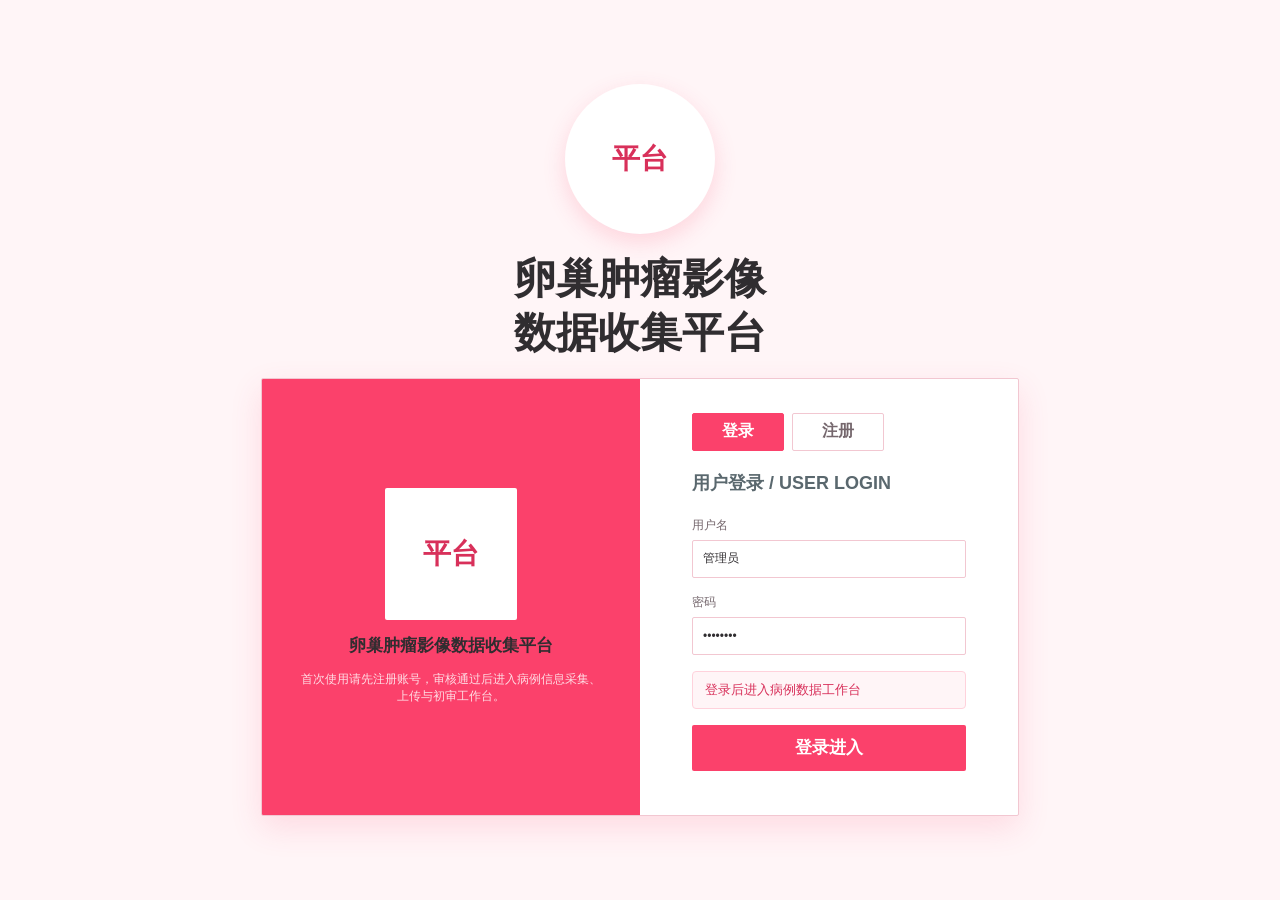
<file: index.html>
<!doctype html>
<html lang="zh-CN">
  <head>
    <meta charset="UTF-8" />
    <meta name="viewport" content="width=device-width, initial-scale=1.0" />
    <title>卵巢肿瘤影像数据平台</title>
    <link rel="stylesheet" href="./styles.css" />
  </head>
  <body class="app-locked">
    <section class="auth-gate" id="authGate" aria-label="登录注册">
      <main class="login-page">
        <section class="login-hero">
          <div class="platform-seal" aria-hidden="true">平台</div>
          <h1>卵巢肿瘤影像<br />数据收集平台</h1>
          <div class="login-card">
            <div class="login-brand-panel">
              <div class="login-logo text-logo" aria-hidden="true">平台</div>
              <strong>卵巢肿瘤影像数据收集平台</strong>
              <span>首次使用请先注册账号，审核通过后进入病例信息采集、上传与初审工作台。</span>
            </div>
            <div class="auth-forms">
              <div class="auth-switch" role="tablist" aria-label="账号入口">
                <button class="active" data-auth-view="login" type="button">登录</button>
                <button data-auth-view="register" type="button">注册</button>
              </div>
              <form class="login-form auth-form active" id="authLoginForm">
                <h2>用户登录 / USER LOGIN</h2>
                <label>用户名<input name="username" value="管理员" autocomplete="username" /></label>
                <label>密码<input name="password" value="12345678" type="password" autocomplete="current-password" /></label>
                <div class="login-warning">登录后进入病例数据工作台</div>
                <button class="primary login-submit" type="submit">登录进入</button>
              </form>
              <form class="login-form auth-form" id="authRegisterForm">
                <h2>用户注册 / USER REGISTER</h2>
                <label>联系人<input required placeholder="请输入联系人" autocomplete="name" /></label>
                <label>手机号<input required placeholder="请输入手机号" autocomplete="tel" /></label>
                <label>所属机构<select required><option>牵头中心</option><option>协作中心</option><option>区域分中心</option></select></label>
                <label>设置密码<input required type="password" placeholder="请输入密码" autocomplete="new-password" /></label>
                <div class="login-warning">演示原型：提交注册后进入平台</div>
                <button class="primary login-submit" type="submit">注册并进入</button>
              </form>
            </div>
          </div>
        </section>
      </main>
    </section>

    <div class="app-shell">
      <aside class="sidebar">
        <div class="brand">
          <div class="brand-logo text-logo" aria-hidden="true">平台</div>
          <div>
            <strong>影像数据平台</strong>
            <span>医学影像数据收集平台</span>
          </div>
        </div>
        <nav class="nav-list" aria-label="主导航">
          <button class="nav-item active" data-panel="homePanel" type="button">首页</button>
          <button class="nav-item" data-panel="reviewPanel" type="button">数据初审</button>
          <button class="nav-item" data-panel="casePanel" type="button">病例查看</button>
          <button class="nav-item" data-panel="uploadPanel" type="button">影像质控</button>
          <button class="nav-item" data-panel="reportPanel" type="button">报告管理</button>
          <button class="nav-item" data-panel="configPanel" type="button">系统配置</button>
        </nav>
        <div class="sidebar-note">
          <span>当前账号</span>
          <strong>管理员 · 初审员</strong>
        </div>
      </aside>

      <main class="main">
        <header class="topbar">
          <div class="top-title">
            <div class="top-logo text-logo" aria-hidden="true">平台</div>
            <div>
              <p class="eyebrow">医学影像数据采集</p>
              <h1>卵巢肿瘤病例信息采集与资料审核</h1>
            </div>
          </div>
          <div class="top-actions">
            <button class="plain-action" data-action="export" title="导出数据" type="button">导出</button>
            <button class="plain-action" data-action="messages" title="消息提醒" type="button">消息</button>
            <button class="primary small" data-action="new-case" type="button">新建病例</button>
            <button class="plain-action" data-action="logout" title="退出登录" type="button">退出</button>
          </div>
        </header>

        <section class="view-panel active" id="homePanel">
          <section class="site-home">
            <div class="site-header">
              <div class="site-brand">
                <div class="site-brand-mark text-logo" aria-hidden="true">平台</div>
                <div>
                  <strong>卵巢肿瘤影像数据平台</strong>
                  <span>Multicenter Ovarian Tumor Imaging Data Platform</span>
                </div>
              </div>
              <nav class="site-nav" aria-label="首页导航">
                <button data-panel="homePanel" type="button">首页</button>
                <button data-panel="reviewPanel" type="button">数据初审</button>
                <button data-panel="casePanel" data-tab-jump="ultrasound" type="button">图像上传</button>
                <button data-panel="reportPanel" type="button">报告管理</button>
                <button data-panel="configPanel" type="button">系统配置</button>
              </nav>
            </div>

            <div class="hero-carousel project-hero" aria-label="平台首页">
              <div class="hero-overlay">
                <p>医学影像数据采集</p>
                <h2>卵巢肿瘤影像数据收集平台</h2>
                <span>病例信息填写、超声图像上传、报告归档、初审入库一体化管理</span>
                <div class="hero-actions">
                  <button class="primary" data-panel="reviewPanel" type="button">进入数据初审</button>
                  <button class="ghost light" data-panel="casePanel" data-tab-jump="ultrasound" type="button">上传病例资料</button>
                </div>
              </div>
            </div>

            <div class="home-sections">
              <section class="home-block framework-block">
                <div class="home-title"><i></i><h2>工作提醒与信息更新</h2></div>
                <div class="framework-grid home-task-grid">
                  <article data-panel="reviewPanel"><strong>待初审病例</strong><span id="homePendingReview">0 条</span><button class="ghost light" data-panel="reviewPanel" type="button">前往审核</button></article>
                  <article data-panel="uploadPanel"><strong>待影像质控</strong><span id="homePendingQc">0 份</span><button class="ghost light" data-panel="uploadPanel" type="button">前往质控</button></article>
                  <article data-panel="reportPanel"><strong>资料待补充</strong><span id="homeMissingReports">0 例</span><button class="ghost light" data-panel="reportPanel" type="button">前往查看</button></article>
                  <article data-action="messages"><strong>消息提示</strong><span id="homeMessageHint">今日暂无新消息</span><button class="ghost light" data-action="messages" type="button">查看消息</button></article>
                </div>
              </section>
            </div>
          </section>
        </section>

        <section class="view-panel" id="reviewPanel">
          <section class="flow-guide" aria-label="操作流程">
            <button data-panel="reviewPanel" type="button"><strong>1</strong><span>选择病例数据</span></button>
            <button data-panel="casePanel" data-tab-jump="ultrasound" type="button"><strong>2</strong><span>上传图像资料</span></button>
            <button data-panel="reportPanel" type="button"><strong>3</strong><span>补充报告材料</span></button>
            <button data-panel="uploadPanel" type="button"><strong>4</strong><span>影像质控</span></button>
            <button data-panel="reportPanel" data-action="export-ledger" type="button"><strong>5</strong><span>导出台账</span></button>
          </section>

          <section class="status-strip" aria-label="数据状态">
            <button class="status-card active" data-status="待初审" type="button"><span>待初审</span><strong>0</strong></button>
            <button class="status-card" data-status="初审中" type="button"><span>初审中</span><strong>0</strong></button>
            <button class="status-card" data-status="待复审" type="button"><span>待复审</span><strong>0</strong></button>
            <button class="status-card" data-status="退审中" type="button"><span>退审中</span><strong>0</strong></button>
            <button class="status-card" data-status="不认可数据" type="button"><span>不认可数据</span><strong>0</strong></button>
            <button class="status-card" data-status="作废数据" type="button"><span>作废数据</span><strong>0</strong></button>
            <button class="status-card" data-status="已入库" type="button"><span>已入库</span><strong>0</strong></button>
            <button class="status-card" data-status="已支付" type="button"><span>已支付</span><strong>0</strong></button>
          </section>

          <section class="filter-bar" aria-label="筛选条件">
            <label>检查部位<select id="partFilter"><option>全部</option><option selected>卵巢</option><option>附件区</option><option>盆腔</option></select></label>
            <label>上传机构<select id="orgFilter"><option>全部</option><option selected>牵头中心</option><option>协作中心</option><option>区域分中心</option></select></label>
            <label>是否隐藏<select id="hiddenFilter"><option>全部</option><option selected>未隐藏</option><option>已隐藏</option></select></label>
            <label class="search-field">关键词<input id="keywordInput" placeholder="编号 / 诊断 / 机构" /></label>
            <button class="primary" id="queryButton" type="button">查询</button>
            <button class="ghost" id="resetButton" type="button">重置</button>
          </section>
          <div class="query-summary" id="querySummary" hidden></div>

          <section class="panel">
            <div class="panel-head">
              <div>
                <h2>病例列表</h2>
              </div>
              <div class="panel-actions">
                <span id="selectedCount">已选 0 条</span>
                <button class="ghost" data-action="batch-export" type="button">批量导出</button>
                <button class="primary" data-action="batch-store" type="button">批量入库</button>
              </div>
            </div>
            <div class="table-wrap">
              <table>
                <thead>
                  <tr>
                    <th><input id="selectAllCases" type="checkbox" aria-label="全选病例" /></th>
                    <th>编号</th>
                    <th>病例</th>
                    <th>年龄</th>
                    <th>机构</th>
                    <th>检查部位</th>
                    <th>诊断</th>
                    <th>资料完整度</th>
                    <th>状态</th>
                    <th>操作</th>
                  </tr>
                </thead>
                <tbody id="caseRows"></tbody>
              </table>
            </div>
          </section>
        </section>

        <section class="view-panel" id="casePanel">
          <section class="panel detail-panel" id="caseDetail">
            <div class="panel-head compact">
              <div>
                <h2 id="detailTitle">CASE-2026-001</h2>
                <p id="detailMeta">牵头中心 · 卵巢 · 待初审</p>
              </div>
              <div class="case-selector">
                <label>选择病例<select id="caseSelector" aria-label="选择病例查看详情"></select></label>
              </div>
            </div>

            <div class="patient-card">
              <div><span>病例标识</span><strong id="patientName">病例一</strong></div>
              <div><span>年龄</span><strong id="patientAge">43</strong></div>
              <div><span>病理结果</span><strong id="patientDiagnosis">卵巢囊性包块复查</strong></div>
              <div><span>入库进度</span><strong id="patientProgress">65%</strong></div>
            </div>

            <div class="tabs" role="tablist" aria-label="病例详情">
              <button class="tab active" data-tab="history" type="button">病史</button>
              <button class="tab" data-tab="ultrasound" type="button">超声图像</button>
              <button class="tab" data-tab="lab" type="button">检验结果</button>
              <button class="tab" data-tab="pathology" type="button">病理报告</button>
              <button class="tab" data-tab="ct" type="button">CT / MRI / 核医学</button>
              <button class="tab" data-tab="followup" type="button">随访结果</button>
              <button class="tab" data-tab="other" type="button">其他</button>
            </div>

            <div class="tab-content active" id="history">
              <div class="tab-toolbar">
                <strong>病史资料</strong>
                <button class="upload-button" data-upload="病史" data-category="history" type="button">上传病史附件</button>
              </div>
              <div class="module-heading">基本信息</div>
              <div class="form-grid compact-fields">
                <label>机构编号<input value="CENTER" /></label>
                <label>机构名称<input value="牵头中心" /></label>
                <label>病例编号<input value="CASE-2026-001" /></label>
                <label>检查时间<input type="date" value="2026-07-09" /></label>
                <label class="full">超声仪器品牌及型号<input value="GE Voluson E10" /></label>
              </div>
              <div class="module-heading">临床信息</div>
              <div class="form-grid">
                <label>年龄<input value="46" placeholder="岁" /></label>
                <label>BMI<input value="23.6" /></label>
                <label>主诉<textarea>发现盆腔包块 2 周，伴下腹隐痛。</textarea></label>
                <label>既往史<textarea>无重大手术史，无药物过敏史。</textarea></label>
                <label>临床诊断<textarea>卵巢占位性质待查。</textarea></label>
                <label class="full">卵巢肿瘤既往手术史及放化疗史<textarea>无。如有，填写手术方式、时间、放疗/化疗方案及疗程。</textarea></label>
              </div>
              <div class="nested-section">
                <h3>月经婚育史</h3>
                <div class="field-row three">
                  <label>初潮年龄<input value="13" placeholder="岁" /></label>
                  <label>孕次 G<input value="2" /></label>
                  <label>产次 P<input value="1" /></label>
                </div>
                <div class="field-row four">
                  <label>本次检查是否绝经<select><option>否</option><option>是</option></select></label>
                  <label>绝经年龄<input placeholder="岁" /></label>
                  <label>月经周期<input value="28" placeholder="天" /></label>
                  <label>经期<input value="5" placeholder="天" /></label>
                </div>
                <div class="field-row three">
                  <label>末次月经<input type="date" /></label>
                  <label>本次检查是否为妊娠期<select><option>否</option><option>是</option></select></label>
                  <label>子宫内膜厚<input value="8" placeholder="mm" /></label>
                </div>
              </div>
              <div class="nested-section">
                <h3>家族史</h3>
                <div class="family-grid">
                  <div class="family-card">
                    <label>一级亲属中卵巢癌患者<input value="0" placeholder="例" /></label>
                    <div class="check-row"><label><input type="checkbox" /> 母亲</label><label><input type="checkbox" /> 姐妹</label><label><input type="checkbox" /> 女儿</label></div>
                  </div>
                  <div class="family-card">
                    <label>一级亲属中乳腺癌患者<input value="0" placeholder="例" /></label>
                    <div class="check-row"><label><input type="checkbox" /> 母亲</label><label><input type="checkbox" /> 父亲</label><label><input type="checkbox" /> 姐妹</label><label><input type="checkbox" /> 兄弟</label><label><input type="checkbox" /> 女儿</label><label><input type="checkbox" /> 儿子</label></div>
                  </div>
                  <div class="family-card full">
                    <label>一级亲属中遗传性非息肉病性结直肠癌患者<input value="0" placeholder="例" /></label>
                    <div class="check-row"><label><input type="checkbox" /> 母亲</label><label><input type="checkbox" /> 父亲</label><label><input type="checkbox" /> 姐妹</label><label><input type="checkbox" /> 兄弟</label><label><input type="checkbox" /> 女儿</label><label><input type="checkbox" /> 儿子</label></div>
                  </div>
                </div>
              </div>
            </div>

            <div class="tab-content" id="ultrasound">
              <div class="tab-toolbar">
                <strong id="scanTitle">灰阶超声</strong>
                <button class="upload-button" data-upload="超声图像" data-scan="gray" type="button">上传超声图像</button>
              </div>
              <div class="media-tabs">
                <button class="mini-tab active" data-scan="gray" type="button">灰阶超声</button>
                <button class="mini-tab" data-scan="color" type="button">彩色多普勒超声</button>
                <button class="mini-tab" data-scan="spectrum" type="button">频谱多普勒超声</button>
                <button class="mini-tab" data-scan="threeD" type="button">三维超声</button>
                <button class="mini-tab" data-scan="contrast" type="button">超声造影</button>
                <button class="mini-tab" data-scan="elastography" type="button">弹性成像</button>
              </div>
              <div class="scan-note" id="scanNote">支持 JPEG、JPG、PNG、DICOM/DCM、AVI；DICOM/DCM 自动转换 JPG 预览，AVI 作为动态视频归档。</div>
              <div class="ultrasound-meta">
                <label>超声医生<input value="王医生" /></label>
                <label>职称<input value="副主任医师" /></label>
                <label>工作年限<input value="12 年" /></label>
                <label>O-RADS 分级<select><option>0</option><option>1</option><option>2</option><option selected>3</option><option>4</option><option>5</option></select></label>
                <label class="full">超声报告<textarea>记录病灶部位、大小、囊实性、血流、乳头状突起、腹水等检查所见。</textarea></label>
              </div>
              <div class="upload-zone" id="uploadZone">
                <div>
                  <strong>拖拽文件到此处</strong>
                  <span>或点击右侧按钮选择文件，系统按当前超声分类归档。</span>
                </div>
                <input id="fileInput" type="file" multiple accept=".jpg,.jpeg,.png,.dcm,.dicom,.avi,image/jpeg,image/png,application/dicom,video/avi,video/x-msvideo" />
                <button class="primary" type="button" id="pickFiles">选择文件</button>
              </div>
              <div class="image-grid" id="imageGrid">
                <div class="empty-state scan-empty">当前库暂无超声图像，请点击上传。</div>
              </div>
            </div>

            <div class="tab-content" id="lab">
              <div class="tab-toolbar">
                <strong>检验结果 - 肿瘤标志物</strong>
                <button class="upload-button" data-upload="检验结果" data-category="lab" type="button">上传检验结果</button>
              </div>
              <div class="marker-grid">
                <label>CA125<input value="56.8" /><em>U/ml</em></label>
                <label>HE4<input value="92.1" /><em>pmol/L</em></label>
                <label>AFP<input /><em>ng/ml</em></label>
                <label>CEA<input /><em>ng/ml</em></label>
                <label>CA199<input /><em>U/ml</em></label>
                <label>CA153<input /><em>U/ml</em></label>
                <label>SCC<input /><em>μg/L</em></label>
              </div>
              <div class="upload-list report-files" id="labFiles"></div>
            </div>

            <div class="tab-content" id="pathology">
              <div class="tab-toolbar">
                <strong>病理报告</strong>
                <button class="upload-button" data-upload="病理报告" data-category="pathology" type="button">上传病理报告</button>
              </div>
              <div class="pathology-grid">
                <label>手术侧别<select><option>左侧</option><option>右侧</option><option>双侧</option></select></label>
                <label>肿瘤大小<input placeholder="cm × cm × cm" /></label>
                <label>囊实性<input placeholder="囊性 / 实性 / 囊实性" /></label>
                <label>形态<input placeholder="规则 / 不规则 / 乳头状等" /></label>
                <label>良恶性<select><option>良性</option><option>交界性</option><option>恶性</option></select></label>
                <label>组织来源<select><option>上皮源性</option><option>性索间质来源</option><option>生殖细胞来源</option><option>转移</option><option>其他</option></select></label>
                <label>FIGO 分期<input placeholder="如 IA / IC / IIIC" /></label>
                <label>基因检测<input placeholder="BRCA、HRD" /></label>
                <label class="full">术后病理诊断（包含免疫组化）<textarea>填写术后病理诊断、免疫组化结果及关键结论。</textarea></label>
              </div>
              <div class="upload-list report-files" id="pathologyFiles"></div>
            </div>

            <div class="tab-content" id="ct">
              <div class="tab-toolbar">
                <strong>CT / MRI / 核医学</strong>
                <button class="upload-button" data-upload="CT / MRI / 核医学" data-category="ct" type="button">上传影像报告</button>
              </div>
              <div class="empty-state">CT、MRI、核医学报告按独立页签归档，支持报告文字和附件上传。</div>
              <div class="upload-list report-files" id="ctFiles"></div>
            </div>

            <div class="tab-content" id="followup">
              <div class="tab-toolbar">
                <strong>随访结果</strong>
                <button class="upload-button" data-upload="随访资料" data-category="followup" type="button">上传随访资料</button>
              </div>
              <div class="followup-note">随访内容可在病例提交后再次编辑，支持补充实验室检查、超声信息和检查提示。</div>
              <div class="form-grid">
                <label>随访时间<input type="date" /></label>
                <label>实验室检查日期<input type="date" /></label>
                <label>CA125<input placeholder="U/ml" /></label>
                <label>HE4<input placeholder="pmol/L" /></label>
                <label>AFP<input placeholder="ng/ml" /></label>
                <label>CEA<input placeholder="ng/ml" /></label>
                <label>CA199<input placeholder="U/ml" /></label>
                <label>CA153<input placeholder="U/ml" /></label>
                <label>SCC<input placeholder="μg/L" /></label>
                <label>超声检查时间<input type="date" /></label>
                <label>检查所见<textarea>填写复查超声所见。</textarea></label>
                <label>检查提示<textarea>填写复查提示及处理建议。</textarea></label>
              </div>
              <div class="upload-list report-files" id="followupFiles"></div>
            </div>

            <div class="tab-content" id="other">
              <div class="tab-toolbar">
                <strong>其他资料</strong>
                <button class="upload-button" data-upload="其他资料" data-category="other" type="button">上传其他资料</button>
              </div>
              <div class="empty-state">用于上传知情同意、外院补充资料、随访材料及备注。</div>
              <div class="upload-list report-files" id="otherFiles"></div>
            </div>

            <footer class="review-bar">
              <button class="danger" data-review="退审中" type="button">退审</button>
              <button class="ghost" data-review="不认可数据" type="button">标记不认可</button>
              <button class="ghost" data-review="作废数据" type="button">作废数据</button>
              <button class="primary" data-review="已入库" type="button">初审通过</button>
            </footer>
          </section>
        </section>

        <section class="view-panel" id="uploadPanel">
          <section class="panel">
            <div class="panel-head">
              <div>
                <h2>影像质控与入库</h2>
                <p>集中核查病例影像分类、DICOM转换、待审核数量和入库状态。</p>
              </div>
              <div class="case-selector">
                <label>选择病例<select id="uploadCaseSelector" aria-label="选择病例质控图像"></select></label>
              </div>
            </div>
            <div class="rule-grid image-qc-grid">
              <article class="rule-card"><strong>灰阶超声</strong><span id="qcGrayCount">0 份</span><em id="qcGrayStatus">待补充</em></article>
              <article class="rule-card"><strong>彩色多普勒超声</strong><span id="qcColorCount">0 份</span><em id="qcColorStatus">待补充</em></article>
              <article class="rule-card"><strong>频谱多普勒超声</strong><span id="qcSpectrumCount">0 份</span><em id="qcSpectrumStatus">待补充</em></article>
              <article class="rule-card"><strong>三维超声</strong><span id="qcThreeDCount">0 份</span><em id="qcThreeDStatus">待补充</em></article>
              <article class="rule-card"><strong>超声造影</strong><span id="qcContrastCount">0 份</span><em id="qcContrastStatus">待补充</em></article>
              <article class="rule-card"><strong>弹性成像</strong><span id="qcElastographyCount">0 份</span><em id="qcElastographyStatus">待补充</em></article>
            </div>
            <div class="report-summary-card image-qc-summary">
              <div><span>影像总数</span><strong id="qcImageTotal">0 份</strong></div>
              <div><span>待审核影像</span><strong id="qcPendingTotal">0 份</strong></div>
              <div><span>DICOM转换</span><strong id="qcDicomTotal">0 份</strong></div>
            </div>
            <div class="upload-library">
              <div class="panel-head compact">
                <div>
                  <h2>当前病例影像质控清单</h2>
                  <p id="uploadLibraryMeta">CASE-2026-001 · 病例一 · 0 份资料</p>
                </div>
                <div class="panel-actions">
                  <button class="ghost" data-action="open-case-upload" type="button">进入病例上传</button>
                  <button class="primary" data-action="store-current" type="button">影像入库</button>
                </div>
              </div>
              <div class="upload-list" id="uploadList"></div>
            </div>
            <footer class="review-bar">
              <button class="danger" data-review="退审中" type="button">退审</button>
              <button class="ghost" data-review="不认可数据" type="button">标记不认可</button>
              <button class="ghost" data-review="作废数据" type="button">作废数据</button>
              <button class="primary" data-review="已入库" type="button">初审通过</button>
            </footer>
          </section>
        </section>

        <section class="view-panel" id="reportPanel">
          <section class="panel">
            <div class="panel-head">
              <div>
                <h2>报告管理</h2>
                <p>按病例汇总已上传资料并导出简明报告。</p>
              </div>
              <div class="panel-actions">
                <button class="primary" data-action="export-patient-report" type="button">按病例导出报告</button>
                <button class="ghost" data-action="export-ledger" type="button">导出完整性台账</button>
              </div>
            </div>
            <div class="report-summary-card">
              <label>选择病例<select id="reportCaseSelector" aria-label="选择病例查看报告"></select></label>
              <div><span>当前病例上传总数</span><strong id="reportTotalCount">0 份</strong></div>
              <div><span>报告范围</span><strong>病史、检验、病理、影像、随访、其他</strong></div>
            </div>
            <div class="report-matrix">
              <div class="matrix-row matrix-head"><span>资料类型</span><span>当前状态</span><span>文件数</span><span>最近上传</span></div>
              <div class="matrix-row"><span>病史</span><span id="historyStatus" class="warn">待补充</span><span id="historyCount">0 份</span><span id="historyLatest">-</span></div>
              <div class="matrix-row"><span>超声图像</span><span id="ultrasoundStatus" class="warn">待补充</span><span id="ultrasoundCount">0 份</span><span id="ultrasoundLatest">-</span></div>
              <div class="matrix-row"><span>检验结果</span><span id="labStatus" class="warn">待补充</span><span id="labCount">0 份</span><span id="labLatest">-</span></div>
              <div class="matrix-row"><span>病理报告</span><span id="pathologyStatus" class="warn">待补充</span><span id="pathologyCount">0 份</span><span id="pathologyLatest">-</span></div>
              <div class="matrix-row"><span>CT / MRI / 核医学</span><span id="ctStatus" class="warn">待补充</span><span id="ctCount">0 份</span><span id="ctLatest">-</span></div>
              <div class="matrix-row"><span>随访结果</span><span id="followupStatus" class="warn">待补充</span><span id="followupCount">0 份</span><span id="followupLatest">-</span></div>
              <div class="matrix-row"><span>其他</span><span id="otherStatus" class="warn">待补充</span><span id="otherCount">0 份</span><span id="otherLatest">-</span></div>
            </div>
            <div class="upload-library">
              <div class="panel-head compact">
                <div>
                  <h2>当前病例资料清单</h2>
                  <p id="reportPatientSummary">选择病例后显示其所有已上传资料。</p>
                </div>
              </div>
              <div class="upload-list" id="reportAllFiles"></div>
            </div>
            <footer class="review-bar">
              <button class="danger" data-review="退审中" type="button">退审</button>
              <button class="ghost" data-review="不认可数据" type="button">标记不认可</button>
              <button class="ghost" data-review="作废数据" type="button">作废数据</button>
              <button class="primary" data-review="已入库" type="button">初审通过</button>
            </footer>
          </section>
        </section>

        <section class="view-panel" id="configPanel">
          <section class="panel">
            <div class="panel-head">
              <div>
                <h2>系统配置</h2>
                <p>面向管理员配置字段、机构、审核权限和上传规则。</p>
              </div>
              <button class="primary" type="button">保存配置</button>
            </div>
            <div class="admin-grid">
              <article class="admin-card">
                <h3>字段配置</h3>
                <label><input type="checkbox" checked /> 病史四项为必填</label>
                <label><input type="checkbox" checked /> 超声图像至少上传一类</label>
                <label><input type="checkbox" /> CT / MRI / 核医学设为必填</label>
              </article>
              <article class="admin-card">
                <h3>机构管理</h3>
                <label>默认上传机构<select><option>牵头中心</option><option>协作中心</option><option>区域分中心</option></select></label>
                <label>检查部位<select><option>卵巢</option><option>附件区</option><option>盆腔</option></select></label>
              </article>
              <article class="admin-card">
                <h3>审核角色</h3>
                <label><input type="checkbox" checked /> 初审员可退审</label>
                <label><input type="checkbox" checked /> 复审员可入库</label>
                <label><input type="checkbox" checked /> 财务角色可标记已支付</label>
              </article>
            </div>
          </section>
        </section>
      </main>
    </div>

    <div class="modal-backdrop" id="modalBackdrop" hidden>
      <section class="modal" role="dialog" aria-modal="true" aria-labelledby="modalTitle">
        <div class="modal-head">
          <h2 id="modalTitle">新建病例</h2>
          <button class="modal-close" type="button" aria-label="关闭">×</button>
        </div>
        <div class="modal-body" id="modalBody"></div>
      </section>
    </div>

    <script src="./script.js"></script>
  </body>
</html>
</file>
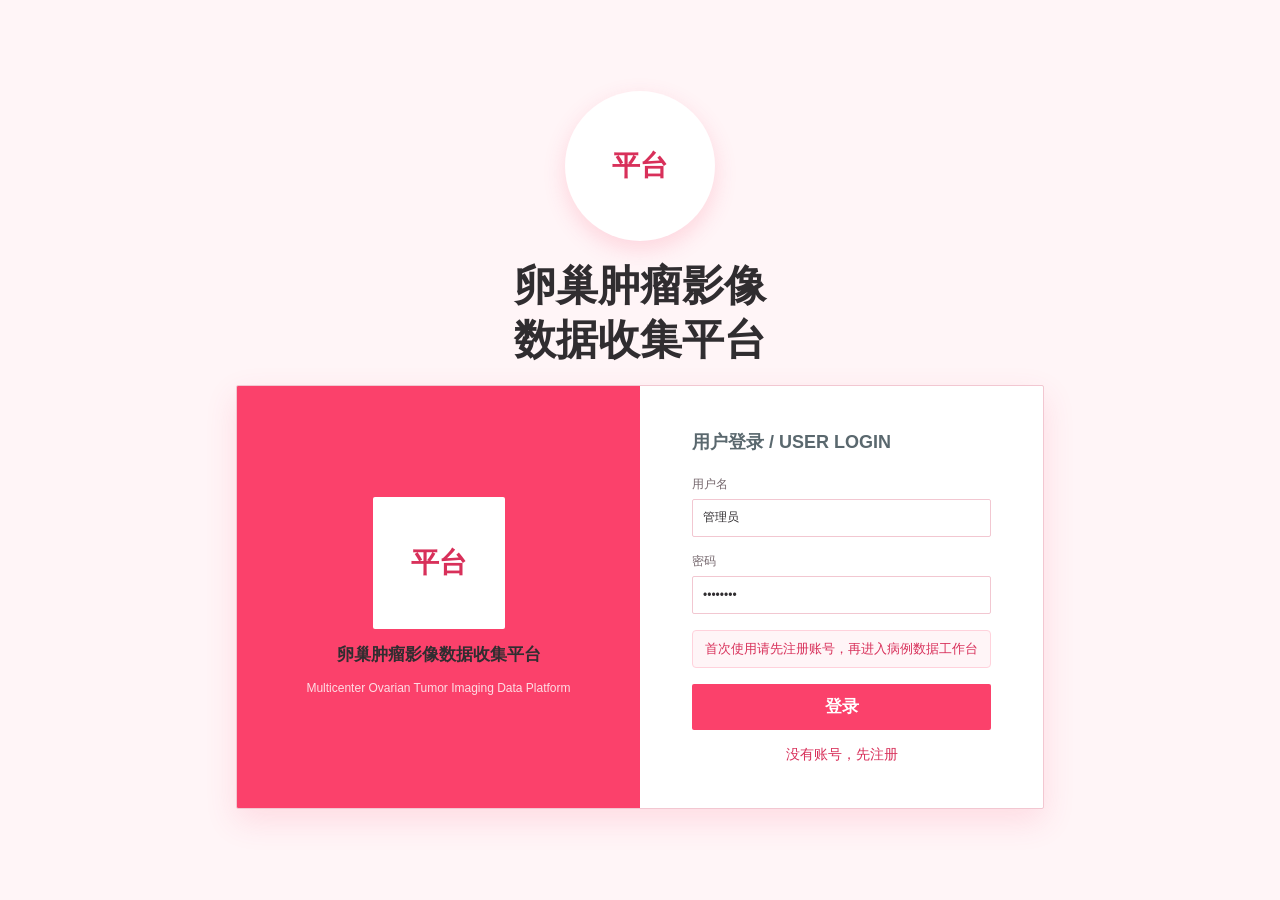
<file: login.html>
<!doctype html>
<html lang="zh-CN">
  <head>
    <meta charset="UTF-8" />
    <meta name="viewport" content="width=device-width, initial-scale=1.0" />
    <title>多中心数据收集平台登录</title>
    <link rel="stylesheet" href="./styles.css" />
  </head>
  <body class="login-body">
    <main class="login-page">
      <section class="login-hero" aria-label="平台登录">
        <div class="platform-seal" aria-hidden="true">平台</div>
        <h1>卵巢肿瘤影像<br />数据收集平台</h1>
        <div class="login-card">
          <div class="login-brand-panel">
            <div class="login-logo text-logo" aria-hidden="true">平台</div>
            <strong>卵巢肿瘤影像数据收集平台</strong>
            <span>Multicenter Ovarian Tumor Imaging Data Platform</span>
          </div>
          <form class="login-form" action="./index.html?authed=1">
            <h2>用户登录 / USER LOGIN</h2>
            <label>
              用户名
              <input name="username" value="管理员" autocomplete="username" />
            </label>
            <label>
              密码
              <input name="password" value="12345678" type="password" autocomplete="current-password" />
            </label>
            <div class="login-warning">首次使用请先注册账号，再进入病例数据工作台</div>
            <button class="primary login-submit" type="submit">登录</button>
            <a class="form-link" href="./register.html">没有账号，先注册</a>
          </form>
        </div>
      </section>
    </main>
  </body>
</html>
</file>
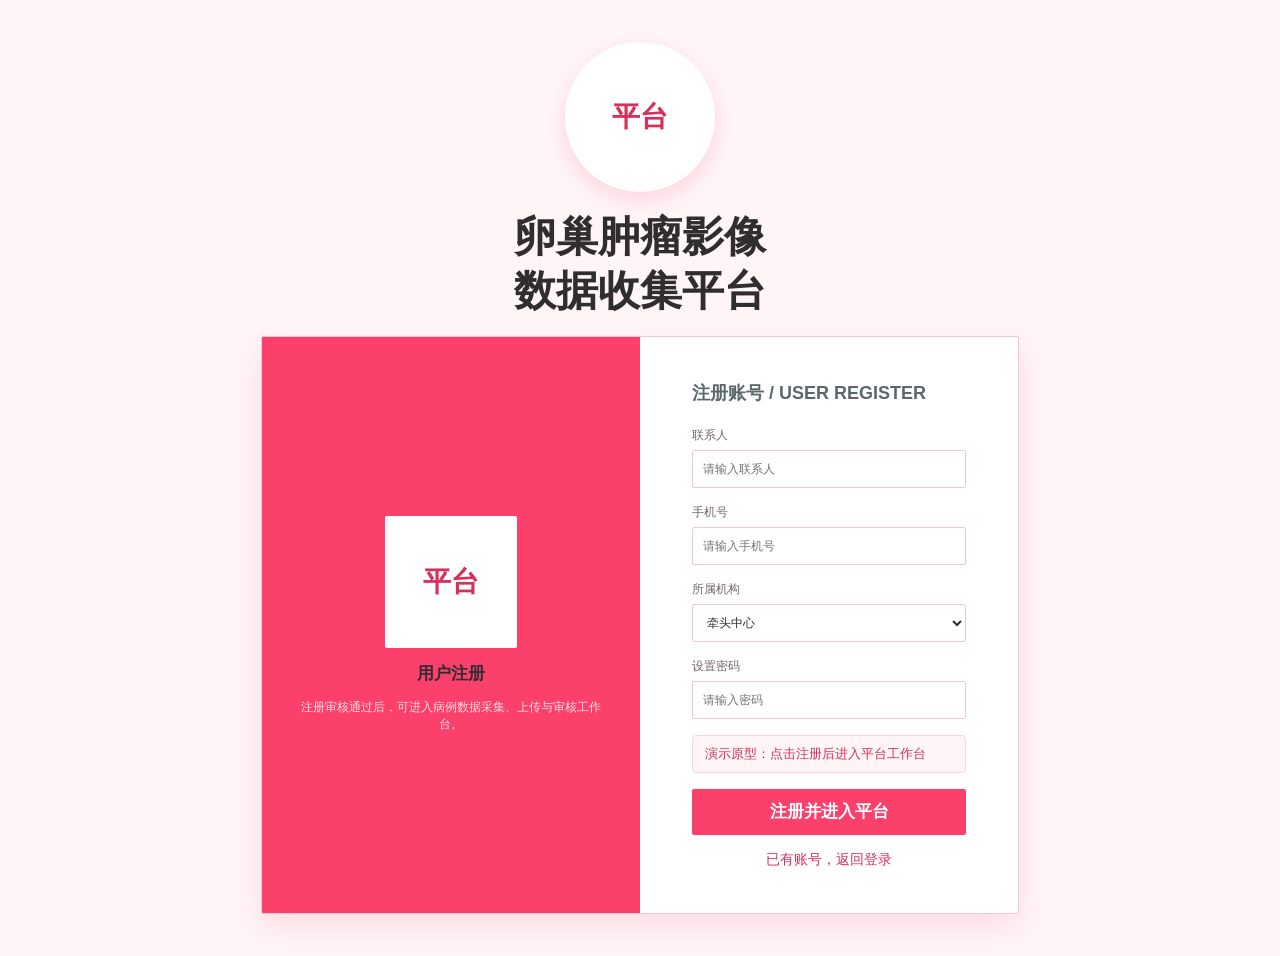
<file: register.html>
<!doctype html>
<html lang="zh-CN">
  <head>
    <meta charset="UTF-8" />
    <meta name="viewport" content="width=device-width, initial-scale=1.0" />
    <title>用户注册 - 多中心数据平台</title>
    <link rel="stylesheet" href="./styles.css" />
  </head>
  <body class="login-body">
    <main class="login-page">
      <section class="login-hero" aria-label="用户注册">
        <div class="platform-seal" aria-hidden="true">平台</div>
        <h1>卵巢肿瘤影像<br />数据收集平台</h1>
        <div class="login-card register-card">
          <div class="login-brand-panel">
            <div class="login-logo text-logo" aria-hidden="true">平台</div>
            <strong>用户注册</strong>
            <span>注册审核通过后，可进入病例数据采集、上传与审核工作台。</span>
          </div>
          <form class="login-form" action="./index.html?authed=1">
            <h2>注册账号 / USER REGISTER</h2>
            <label>联系人<input required placeholder="请输入联系人" autocomplete="name" /></label>
            <label>手机号<input required placeholder="请输入手机号" autocomplete="tel" /></label>
            <label>所属机构<select required><option>牵头中心</option><option>协作中心</option><option>区域分中心</option></select></label>
            <label>设置密码<input required type="password" placeholder="请输入密码" autocomplete="new-password" /></label>
            <div class="login-warning">演示原型：点击注册后进入平台工作台</div>
            <button class="primary login-submit" type="submit">注册并进入平台</button>
            <a class="form-link" href="./login.html">已有账号，返回登录</a>
          </form>
        </div>
      </section>
    </main>
  </body>
</html>
</file>
<file: styles.css>
:root {
  --bg: #fff5f7;
  --panel: #ffffff;
  --ink: #302d30;
  --muted: #75676d;
  --line: #f2c7d1;
  --cyan: #fb416b;
  --teal: #d8305a;
  --green: #20744b;
  --amber: #b7791f;
  --red: #bf3f46;
  --shadow: none;
}

* {
  box-sizing: border-box;
}

body {
  margin: 0;
  background: var(--bg);
  color: var(--ink);
  font-family: -apple-system, BlinkMacSystemFont, "Segoe UI", "PingFang SC", "Microsoft YaHei", sans-serif;
}

body.app-locked {
  background: #fff5f7;
}

body.app-locked .app-shell {
  display: none;
}

body:not(.app-locked) .auth-gate,
.auth-gate[hidden] {
  display: none;
}

.login-body {
  background: #fff5f7;
}

button,
input,
select,
textarea {
  font: inherit;
}

button {
  cursor: pointer;
}

.app-shell {
  display: grid;
  grid-template-columns: 248px minmax(0, 1fr);
  min-height: 100vh;
}

.sidebar {
  background: #fb416b;
  color: #f6fbfb;
  padding: 0;
  display: flex;
  flex-direction: column;
  gap: 0;
}

.brand {
  display: flex;
  align-items: center;
  gap: 12px;
  min-height: 72px;
  padding: 14px 18px;
  border-bottom: 1px solid rgba(255, 255, 255, 0.22);
  background: #e93662;
}

.brand-mark,
.brand-logo,
.top-logo,
.site-brand-mark,
.platform-seal,
.text-logo {
  width: 42px;
  height: 42px;
  background: white;
  border: 1px solid rgba(255, 255, 255, 0.58);
  border-radius: 2px;
  display: grid;
  place-items: center;
  color: var(--teal);
  font-weight: 800;
  font-size: 12px;
  letter-spacing: 0;
}

.brand strong,
.brand span {
  display: block;
}

.brand span {
  margin-top: 3px;
  color: #ffe3ea;
  font-size: 12px;
}

.nav-list {
  display: grid;
  gap: 0;
  padding: 10px 0;
}

.nav-item {
  height: 46px;
  border: 0;
  border-radius: 0;
  background: transparent;
  color: #fff7fa;
  display: flex;
  align-items: center;
  padding: 0 22px;
  text-align: left;
  border-left: 4px solid transparent;
}

.nav-item span {
  width: 22px;
  text-align: center;
  color: #79d0d1;
}

.nav-item.active,
.nav-item:hover {
  background: #e93662;
  border-left-color: white;
  color: white;
}

.sidebar-note {
  margin-top: auto;
  padding: 16px 18px;
  border-top: 1px solid rgba(255, 255, 255, 0.2);
  background: #e93662;
}

.sidebar-note span,
.sidebar-note strong {
  display: block;
}

.sidebar-note span {
  color: #aac5c8;
  font-size: 12px;
  margin-bottom: 6px;
}

.main {
  min-width: 0;
  padding: 0 22px 22px;
}

.topbar {
  display: flex;
  align-items: center;
  justify-content: space-between;
  gap: 20px;
  min-height: 72px;
  margin: 0 -22px 18px;
  padding: 0 22px;
  background: white;
  border-bottom: 1px solid var(--line);
}

.eyebrow {
  margin: 0 0 4px;
  color: var(--teal);
  font-size: 13px;
  font-weight: 700;
}

h1,
h2,
p {
  margin: 0;
}

h1 {
  font-size: 22px;
  line-height: 1.25;
  font-weight: 700;
}

h2 {
  font-size: 17px;
}

.top-actions {
  display: flex;
  align-items: center;
  gap: 8px;
}

.top-title {
  display: flex;
  align-items: center;
  gap: 14px;
}

.top-logo {
  width: 54px;
  height: 54px;
  flex: 0 0 auto;
  border-color: var(--line);
}

.flow-guide {
  display: grid;
  grid-template-columns: repeat(5, minmax(0, 1fr));
  gap: 10px;
  margin-bottom: 14px;
}

.flow-guide button {
  min-height: 64px;
  border: 1px solid var(--line);
  background: white;
  color: var(--ink);
  display: flex;
  align-items: center;
  gap: 10px;
  padding: 10px 12px;
  text-align: left;
}

.flow-guide strong {
  width: 30px;
  height: 30px;
  display: grid;
  place-items: center;
  border-radius: 50%;
  background: var(--cyan);
  color: white;
}

.flow-guide span {
  font-weight: 700;
}

.site-home {
  display: grid;
  gap: 18px;
}

.site-header {
  display: flex;
  align-items: center;
  justify-content: space-between;
  gap: 20px;
  min-height: 86px;
  padding: 14px 22px;
  background: white;
  border: 1px solid var(--line);
}

.site-brand {
  display: flex;
  align-items: center;
  gap: 14px;
}

.site-brand-mark {
  width: 58px;
  height: 58px;
  border-color: var(--line);
  background: #fff5f7;
  font-size: 14px;
}

.site-brand strong,
.site-brand span {
  display: block;
}

.site-brand strong {
  color: var(--teal);
  font-size: 24px;
  letter-spacing: 0;
}

.site-brand span {
  color: var(--muted);
  margin-top: 3px;
  font-size: 13px;
}

.site-nav {
  display: flex;
  align-items: center;
  gap: 4px;
  overflow-x: auto;
}

.site-nav button {
  height: 42px;
  border: 0;
  border-bottom: 3px solid transparent;
  background: transparent;
  color: #40363a;
  padding: 0 14px;
  white-space: nowrap;
}

.site-nav button:hover {
  color: var(--cyan);
  border-bottom-color: var(--cyan);
}

.hero-carousel {
  position: relative;
  min-height: 430px;
  overflow: hidden;
  border: 1px solid var(--line);
  background:
    radial-gradient(circle at 82% 20%, rgba(255, 255, 255, 0.76), transparent 30%),
    linear-gradient(135deg, #fb416b 0%, #f5809a 48%, #fff5f7 100%);
}

.hero-slide {
  position: absolute;
  inset: 0;
  width: 100%;
  height: 100%;
  object-fit: cover;
  opacity: 0;
  pointer-events: none;
  animation: heroFade 15s infinite;
  animation-fill-mode: both;
  z-index: 0;
}

.slide-one {
  animation-delay: 0s;
}

.slide-two {
  animation-delay: 5s;
}

.slide-three {
  animation-delay: 10s;
}

.hero-overlay {
  position: absolute;
  inset: 0;
  z-index: 1;
  display: grid;
  align-content: end;
  justify-items: start;
  gap: 10px;
  padding: 44px;
  color: white;
  background:
    linear-gradient(90deg, rgba(251, 65, 107, 0.78), rgba(251, 65, 107, 0.34) 45%, rgba(255, 245, 247, 0.1)),
    repeating-linear-gradient(135deg, rgba(255, 255, 255, 0.14) 0 1px, transparent 1px 28px);
}

.hero-overlay p,
.hero-overlay h2,
.hero-overlay span {
  margin: 0;
  text-shadow: 0 1px 4px rgba(48, 45, 48, 0.24);
}

.hero-overlay p {
  font-size: 17px;
  font-weight: 700;
}

.hero-overlay h2 {
  font-size: clamp(30px, 4.2vw, 52px);
  line-height: 1.1;
}

.hero-overlay span {
  max-width: 720px;
  font-size: 17px;
}

.hero-actions {
  display: flex;
  flex-wrap: wrap;
  gap: 10px;
  margin-top: 10px;
}

.ghost.light {
  background: rgba(255, 255, 255, 0.9);
  color: var(--teal);
}

.home-sections {
  display: grid;
  grid-template-columns: minmax(0, 0.95fr) minmax(0, 1.05fr);
  gap: 18px;
}

.home-block {
  background: white;
  border: 1px solid var(--line);
  padding: 20px;
}

.framework-block {
  grid-column: 1 / -1;
}

.home-title {
  display: flex;
  align-items: center;
  gap: 10px;
  margin-bottom: 16px;
}

.home-title i {
  width: 5px;
  height: 28px;
  background: var(--cyan);
}

.home-title h2 {
  font-size: 24px;
}

.quick-grid {
  display: grid;
  grid-template-columns: repeat(2, minmax(0, 1fr));
  gap: 12px;
}

.quick-grid button,
.framework-grid article {
  min-height: 108px;
  border: 0;
  background: #fb416b;
  color: white;
  padding: 16px;
  text-align: left;
}

.quick-grid button:nth-child(2n),
.framework-grid article:nth-child(2n) {
  background: #f8879e;
}

.quick-grid strong,
.quick-grid span,
.framework-grid strong,
.framework-grid span {
  display: block;
}

.quick-grid strong,
.framework-grid strong {
  font-size: 21px;
  margin-bottom: 8px;
}

.quick-grid span,
.framework-grid span {
  color: rgba(255, 255, 255, 0.9);
  line-height: 1.45;
}

.framework-grid .upload-button {
  min-height: 34px;
  margin-top: 12px;
  border-color: rgba(255, 255, 255, 0.82);
  background: rgba(255, 255, 255, 0.94);
  color: var(--teal);
}

.framework-grid {
  display: grid;
  grid-template-columns: repeat(3, minmax(0, 1fr));
  gap: 12px;
}

.home-task-grid {
  grid-template-columns: repeat(4, minmax(0, 1fr));
}

.home-task-grid article {
  cursor: pointer;
  min-height: 142px;
}

.home-task-grid article:hover {
  filter: brightness(1.02);
}

.home-task-grid button {
  align-self: flex-start;
  border-color: rgba(255, 255, 255, 0.86);
  background: rgba(255, 255, 255, 0.16);
  color: white;
}

.usage-steps {
  list-style: none;
  margin: 0;
  padding: 0;
  display: grid;
  gap: 10px;
}

.usage-steps li {
  display: grid;
  grid-template-columns: 110px minmax(0, 1fr);
  gap: 12px;
  align-items: start;
  border-bottom: 1px solid #f6d7df;
  padding: 0 0 10px;
}

.usage-steps strong {
  color: var(--teal);
}

.usage-steps span {
  color: var(--muted);
  line-height: 1.55;
}

@keyframes heroFade {
  0%,
  32% {
    opacity: 1;
    transform: scale(1);
  }
  38%,
  100% {
    opacity: 0;
    transform: scale(1.02);
  }
}

.plain-action {
  height: 34px;
  border: 1px solid var(--line);
  border-radius: 2px;
  background: white;
  color: var(--teal);
  padding: 0 12px;
}

.primary,
.ghost,
.danger {
  height: 38px;
  border-radius: 2px;
  border: 1px solid transparent;
  padding: 0 14px;
  white-space: nowrap;
}

.primary {
  background: var(--cyan);
  color: white;
}

.primary.small {
  height: 38px;
}

.ghost {
  background: white;
  border-color: var(--line);
  color: #32444a;
}

.danger {
  background: #fff3f3;
  border-color: #f1c4c6;
  color: var(--red);
}

.top-actions button,
.hero-actions button,
.filter-bar button,
.review-actions button,
.section-actions button,
.modal-actions button,
.upload-row button,
.auth-switch button {
  border-radius: 2px;
}

.status-strip {
  display: grid;
  grid-template-columns: repeat(8, minmax(0, 1fr));
  gap: 10px;
  margin-bottom: 14px;
}

.status-card {
  min-height: 78px;
  border: 1px solid var(--line);
  border-radius: 2px;
  background: white;
  padding: 12px;
  text-align: left;
  display: grid;
  align-content: space-between;
}

.status-card span {
  color: var(--muted);
  font-size: 13px;
}

.status-card strong {
  font-size: 25px;
}

.status-card.active {
  border-color: var(--cyan);
  box-shadow: inset 0 3px 0 var(--cyan);
}

.view-panel {
  display: none;
}

.view-panel.active {
  display: block;
}

.filter-bar {
  display: grid;
  grid-template-columns: repeat(3, minmax(130px, 180px)) minmax(180px, 1fr) auto auto;
  gap: 10px;
  align-items: end;
  padding: 14px;
  background: white;
  border: 1px solid var(--line);
  border-radius: 2px;
  margin-bottom: 14px;
}

.query-summary {
  margin: -4px 0 14px;
  padding: 10px 14px;
  border: 1px solid var(--line);
  background: white;
  color: var(--ink);
  font-weight: 700;
}

.query-summary span {
  margin-left: 12px;
  color: var(--muted);
  font-weight: 500;
}

.search-hit {
  display: inline-block;
  padding: 0 3px;
  background: #ffe0e8;
  color: #c7284d;
  font-weight: 800;
}

.empty-row {
  height: 96px;
  text-align: center;
  color: var(--muted);
  background: #fffafb;
}

label {
  display: grid;
  gap: 6px;
  color: var(--muted);
  font-size: 12px;
}

select,
input,
textarea {
  width: 100%;
  border: 1px solid var(--line);
  border-radius: 2px;
  background: white;
  color: var(--ink);
}

select,
input {
  height: 38px;
  padding: 0 10px;
}

input[type="checkbox"] {
  width: 16px;
  height: 16px;
  padding: 0;
}

textarea {
  min-height: 96px;
  padding: 10px;
  resize: vertical;
}

.content-grid {
  display: grid;
  grid-template-columns: minmax(540px, 1.05fr) minmax(420px, 0.95fr);
  gap: 14px;
  align-items: start;
  min-width: 0;
}

.panel {
  min-width: 0;
  background: var(--panel);
  border: 1px solid var(--line);
  border-radius: 2px;
  box-shadow: var(--shadow);
  overflow: hidden;
}

.panel-head {
  display: flex;
  align-items: flex-start;
  justify-content: space-between;
  gap: 16px;
  padding: 16px;
  border-bottom: 1px solid var(--line);
}

.panel-head p {
  color: var(--muted);
  margin-top: 5px;
  font-size: 13px;
}

.panel-head.compact {
  align-items: center;
}

.panel-actions {
  display: flex;
  align-items: center;
  gap: 8px;
}

.case-selector label,
.report-summary-card label {
  display: grid;
  gap: 5px;
  color: var(--muted);
  font-size: 12px;
}

.case-selector select,
.report-summary-card select {
  min-width: 260px;
  border: 1px solid var(--line);
  background: white;
  color: var(--ink);
  padding: 9px 10px;
}

.report-summary-card {
  display: grid;
  grid-template-columns: minmax(260px, 1.4fr) repeat(2, minmax(180px, 1fr));
  gap: 12px;
  margin: 16px;
  padding: 14px;
  border: 1px solid var(--line);
  background: #fff8fa;
}

.report-summary-card div {
  display: grid;
  align-content: center;
  gap: 5px;
  padding: 10px 12px;
  background: white;
  border: 1px solid var(--line);
}

.report-summary-card span {
  color: var(--muted);
  font-size: 12px;
}

.report-summary-card strong {
  color: var(--ink);
  font-size: 16px;
}

#selectedCount {
  color: var(--muted);
  font-size: 13px;
  white-space: nowrap;
}

.panel > .rule-grid,
.panel > .admin-grid,
.panel > .report-matrix {
  margin: 16px;
}

.badge {
  background: #fff0f4;
  color: var(--teal);
  border-radius: 2px;
  padding: 6px 10px;
  font-size: 12px;
  white-space: nowrap;
}

.table-wrap {
  overflow-x: auto;
}

table {
  width: 100%;
  min-width: 920px;
  border-collapse: collapse;
}

th,
td {
  padding: 12px 14px;
  border-bottom: 1px solid var(--line);
  text-align: left;
  font-size: 13px;
  white-space: nowrap;
}

th {
  color: var(--muted);
  background: #f3f7f9;
  font-weight: 700;
}

tr.selected {
  background: #fff0f4;
}

.progress {
  width: 108px;
  height: 8px;
  border-radius: 2px;
  background: #e8eff0;
  overflow: hidden;
}

.progress span {
  display: block;
  height: 100%;
  border-radius: inherit;
  background: var(--cyan);
}

.row-action {
  border: 0;
  background: transparent;
  color: var(--cyan);
  padding: 0;
}

.patient-card {
  display: grid;
  grid-template-columns: repeat(4, minmax(0, 1fr));
  gap: 10px;
  padding: 16px;
  border-bottom: 1px solid var(--line);
}

.patient-card div {
  background: #fff8fa;
  border: 1px solid var(--line);
  border-radius: 2px;
  padding: 10px;
}

.patient-card span,
.patient-card strong {
  display: block;
}

.patient-card span {
  color: var(--muted);
  font-size: 12px;
  margin-bottom: 4px;
}

.tabs {
  display: flex;
  gap: 34px;
  padding: 0 16px;
  border-bottom: 1px solid var(--line);
  background: white;
  overflow-x: auto;
}

.media-tabs {
  display: flex;
  gap: 28px;
  padding: 18px 0 0;
  overflow-x: auto;
  border-bottom: 1px solid var(--line);
}

.tab,
.mini-tab {
  border: 0;
  border-bottom: 4px solid transparent;
  background: transparent;
  padding: 18px 0;
  color: var(--muted);
  white-space: nowrap;
  font-size: 28px;
  font-weight: 700;
  letter-spacing: 0;
}

.mini-tab {
  font-size: 24px;
  padding: 18px 0;
}

.tab.active,
.mini-tab.active {
  color: var(--cyan);
  border-bottom-color: var(--cyan);
  font-weight: 700;
}

.tab-content {
  display: none;
  padding: 18px 16px;
}

.tab-content.active {
  display: block;
}

.tab-toolbar {
  display: flex;
  align-items: center;
  justify-content: space-between;
  gap: 14px;
  margin-bottom: 12px;
}

.tab-toolbar strong {
  font-size: 16px;
  color: #243840;
}

.upload-button {
  min-width: 82px;
  height: 34px;
  border: 1px solid var(--cyan);
  border-radius: 2px;
  background: #f7fcfe;
  color: var(--cyan);
  padding: 0 12px;
}

.upload-button:hover {
  background: var(--cyan);
  color: white;
}

.scan-note {
  margin-top: 10px;
  color: var(--muted);
  font-size: 13px;
}

.form-grid {
  display: grid;
  grid-template-columns: repeat(2, minmax(0, 1fr));
  gap: 12px;
}

.form-grid .full,
.pathology-grid .full,
.ultrasound-meta .full {
  grid-column: 1 / -1;
}

.compact-fields {
  margin-bottom: 10px;
}

.module-heading {
  margin: 14px 0 12px;
  padding-left: 9px;
  border-left: 5px solid var(--cyan);
  color: var(--ink);
  font-size: 15px;
  font-weight: 800;
}

.ultrasound-meta,
.marker-grid,
.pathology-grid {
  display: grid;
  gap: 12px;
  padding: 14px;
  border: 1px solid var(--line);
  background: #fffafb;
}

.ultrasound-meta,
.marker-grid,
.pathology-grid {
  grid-template-columns: repeat(4, minmax(0, 1fr));
}

.nested-section {
  margin-top: 14px;
  padding: 14px;
  border: 1px solid var(--line);
  background: #fffafb;
}

.nested-section h3 {
  margin: 0 0 12px;
  color: var(--teal);
  font-size: 16px;
}

.field-row,
.family-grid {
  display: grid;
  gap: 12px;
}

.field-row {
  margin-top: 12px;
}

.field-row:first-of-type {
  margin-top: 0;
}

.field-row.three {
  grid-template-columns: repeat(3, minmax(0, 1fr));
}

.field-row.four {
  grid-template-columns: repeat(4, minmax(0, 1fr));
}

.family-grid {
  grid-template-columns: repeat(2, minmax(0, 1fr));
}

.family-card {
  display: grid;
  gap: 10px;
  padding: 12px;
  border: 1px solid #ffd2dc;
  background: white;
}

.family-card.full {
  grid-column: 1 / -1;
}

.check-row {
  display: flex;
  flex-wrap: wrap;
  gap: 10px 16px;
}

.check-row label {
  display: inline-flex;
  align-items: center;
  gap: 6px;
  color: var(--ink);
  font-size: 13px;
}

.marker-grid label {
  grid-template-columns: minmax(0, 1fr) auto;
  align-items: end;
}

.marker-grid em {
  color: var(--muted);
  font-style: normal;
  font-size: 13px;
  white-space: nowrap;
}

.followup-note {
  margin-bottom: 14px;
  padding: 10px 12px;
  border: 1px solid #ffd2dc;
  background: #fff5f7;
  color: var(--muted);
  font-size: 13px;
}

.upload-zone {
  min-height: 118px;
  border: 1px dashed #91cbd5;
  border-radius: 2px;
  background: #fff8fa;
  margin-top: 14px;
  padding: 18px;
  display: grid;
  grid-template-columns: minmax(0, 1fr) auto;
  align-items: center;
  gap: 12px;
}

.upload-zone strong,
.upload-zone span {
  display: block;
}

.upload-zone span {
  color: var(--muted);
  margin-top: 6px;
  font-size: 13px;
}

.upload-zone input {
  display: none;
}

.upload-zone.dragging {
  background: #e5f6ee;
  border-color: var(--green);
}

.image-grid {
  display: grid;
  grid-template-columns: repeat(2, minmax(0, 1fr));
  gap: 12px;
  margin-top: 14px;
}

figure {
  position: relative;
  margin: 0;
  border: 1px solid var(--line);
  border-radius: 2px;
  overflow: hidden;
  background: white;
  display: grid;
  grid-template-rows: 48px 300px 64px;
  min-height: 412px;
}

figure.selected-upload,
.upload-row.selected-upload {
  border-color: var(--cyan);
  background: #fff0f4;
}

.upload-select {
  display: flex;
  align-items: center;
  gap: 4px;
  width: auto;
  padding: 4px 8px;
  border: 1px solid rgba(251, 65, 107, 0.5);
  background: rgba(255, 255, 255, 0.94);
  color: var(--teal);
}

.preview-actions {
  display: flex;
  align-items: center;
  justify-content: space-between;
  gap: 12px;
  padding: 8px;
  background: white;
}

.preview-frame {
  min-height: 0;
  display: grid;
  place-items: center;
  border-top: 1px solid #fff0f4;
  border-bottom: 1px solid var(--line);
  background: #fbfbfb;
  overflow: hidden;
}

.preview-button {
  width: 100%;
  height: 100%;
  border: 0;
  background: transparent;
  padding: 0;
  display: grid;
  place-items: center;
  align-content: center;
}

figure img,
.preview-button img,
.preview-button video {
  width: 100%;
  height: 100%;
  object-fit: contain;
  background: #fbfbfb;
  display: block;
}

.dicom-preview,
.video-preview {
  display: grid;
  place-items: center;
  align-content: center;
  gap: 8px;
  border-bottom: 1px solid var(--line);
  background: linear-gradient(135deg, #fff8fa, #f4fbff);
  color: var(--teal);
  text-align: center;
}

.dicom-preview img {
  min-height: 0;
}

.dicom-preview span,
.video-preview span {
  padding: 0 10px 10px;
  color: var(--muted);
  font-size: 13px;
}

figcaption {
  min-height: 64px;
  padding: 9px 10px;
  font-size: 12px;
  color: var(--muted);
  display: grid;
  grid-template-columns: minmax(0, 1fr) auto;
  align-items: center;
  gap: 8px;
}

figcaption span {
  min-width: 0;
  overflow: hidden;
  text-overflow: ellipsis;
  white-space: nowrap;
}

.delete-file {
  height: 28px;
  border: 1px solid rgba(251, 65, 107, 0.5);
  border-radius: 2px;
  background: rgba(255, 255, 255, 0.92);
  color: var(--cyan);
  padding: 0 10px;
}

.download-file {
  height: 28px;
  border: 1px solid rgba(251, 65, 107, 0.5);
  border-radius: 2px;
  background: rgba(255, 255, 255, 0.94);
  color: var(--teal);
  padding: 0 10px;
}

.download-file.inline {
  position: static;
  white-space: nowrap;
}

.download-file:hover {
  background: var(--cyan);
  color: white;
}

.delete-file:hover {
  background: var(--cyan);
  color: white;
}

.report-layout {
  display: grid;
  gap: 12px;
}

.report-card {
  border: 1px solid var(--line);
  border-radius: 2px;
  padding: 14px;
  display: grid;
  gap: 8px;
}

.report-card span,
.empty-state {
  color: var(--muted);
}

.wide-preview {
  width: 100%;
  max-height: 360px;
  object-fit: contain;
  border: 1px solid var(--line);
  border-radius: 2px;
  background: #fbfbfb;
}

.empty-state {
  min-height: 180px;
  display: grid;
  place-items: center;
  border: 1px dashed var(--line);
  border-radius: 2px;
  text-align: center;
  padding: 22px;
}

.review-bar {
  display: flex;
  justify-content: flex-end;
  gap: 8px;
  padding: 14px 16px;
  border-top: 1px solid var(--line);
  background: #f7fafb;
}

.module-section {
  margin-top: 14px;
  padding: 16px;
  background: white;
  border: 1px solid var(--line);
  border-radius: 8px;
  box-shadow: var(--shadow);
}

.section-head {
  display: flex;
  align-items: center;
  justify-content: space-between;
  gap: 16px;
  margin-bottom: 14px;
}

.rule-grid,
.admin-grid {
  display: grid;
  grid-template-columns: repeat(4, minmax(0, 1fr));
  gap: 12px;
}

.admin-grid {
  grid-template-columns: repeat(3, minmax(0, 1fr));
}

.rule-card,
.admin-card {
  border: 1px solid var(--line);
  border-radius: 2px;
  background: #f8fbfc;
  padding: 14px;
}

.rule-card strong,
.rule-card span {
  display: block;
}

.upload-library {
  margin: 16px;
  border: 1px solid var(--line);
  background: white;
}

.upload-list {
  display: grid;
  gap: 8px;
  padding: 14px;
}

.upload-row {
  display: grid;
  grid-template-columns: auto 150px minmax(0, 1fr) 104px 58px auto auto;
  align-items: center;
  gap: 10px;
  min-height: 42px;
  border: 1px solid var(--line);
  background: #fff8fa;
  padding: 8px 10px;
}

.row-thumb {
  width: 54px;
  height: 54px;
  border: 1px solid var(--line);
  background: white;
  padding: 2px;
}

.row-thumb img,
.row-thumb video {
  width: 100%;
  height: 100%;
  object-fit: cover;
  display: block;
}

.report-files {
  margin-top: 12px;
  padding: 0;
}

.empty-state.small {
  min-height: 72px;
}

.upload-row span,
.upload-row em {
  color: var(--muted);
  font-size: 13px;
  font-style: normal;
}

.upload-row strong {
  min-width: 0;
  overflow: hidden;
  text-overflow: ellipsis;
  white-space: nowrap;
}

.delete-file.inline {
  position: static;
  height: 30px;
}

.rule-card strong,
.admin-card h3 {
  font-size: 15px;
  margin: 0 0 8px;
}

.rule-card span {
  color: var(--muted);
  font-size: 13px;
  line-height: 1.55;
  min-height: 42px;
  margin-bottom: 12px;
}

.rule-card em {
  display: inline-flex;
  align-self: flex-start;
  padding: 4px 8px;
  border: 1px solid var(--line);
  background: #fff8fa;
  color: var(--amber);
  font-style: normal;
  font-size: 12px;
}

.rule-card em.ok {
  color: var(--green);
}

.image-qc-summary {
  grid-template-columns: repeat(3, minmax(0, 1fr));
}

.report-matrix {
  border: 1px solid var(--line);
  border-radius: 2px;
  overflow: hidden;
}

.matrix-row {
  display: grid;
  grid-template-columns: 1.1fr 0.7fr 0.55fr 2fr;
  min-height: 46px;
  border-top: 1px solid var(--line);
}

.matrix-row:first-child {
  border-top: 0;
}

.matrix-row span {
  display: flex;
  align-items: center;
  padding: 10px 12px;
  font-size: 13px;
  border-left: 1px solid var(--line);
}

.matrix-row span:first-child {
  border-left: 0;
}

.matrix-head {
  background: #f4f8f9;
  color: var(--muted);
  font-weight: 700;
}

.ok {
  color: var(--green);
  font-weight: 700;
}

.warn {
  color: var(--amber);
  font-weight: 700;
}

.admin-card {
  display: grid;
  align-content: start;
  gap: 10px;
}

.admin-card label {
  grid-template-columns: auto minmax(0, 1fr);
  align-items: center;
  color: #32444a;
  font-size: 13px;
}

.admin-card label:has(select) {
  grid-template-columns: 1fr;
}

.timeline {
  list-style: none;
  margin: 0;
  padding: 0;
  display: grid;
  gap: 10px;
}

.timeline li {
  position: relative;
  padding: 10px 12px 10px 38px;
  border: 1px solid var(--line);
  border-radius: 2px;
  background: #f9fbfb;
}

.timeline li::before {
  content: "";
  position: absolute;
  left: 14px;
  top: 16px;
  width: 10px;
  height: 10px;
  border-radius: 50%;
  background: var(--cyan);
}

.timeline strong,
.timeline span {
  display: block;
}

.timeline span {
  color: var(--muted);
  margin-top: 4px;
  font-size: 13px;
}

.toast {
  position: fixed;
  right: 22px;
  bottom: 22px;
  z-index: 20;
  max-width: min(360px, calc(100vw - 32px));
  padding: 12px 14px;
  border-radius: 2px;
  background: #fb416b;
  color: white;
  box-shadow: none;
  opacity: 0;
  transform: translateY(8px);
  transition: opacity 160ms ease, transform 160ms ease;
}

.toast.show {
  opacity: 1;
  transform: translateY(0);
}

.modal-backdrop {
  position: fixed;
  inset: 0;
  z-index: 30;
  display: grid;
  place-items: center;
  padding: 20px;
  background: rgba(48, 45, 48, 0.32);
}

.modal-backdrop[hidden] {
  display: none;
}

.modal {
  width: min(620px, 100%);
  background: white;
  border: 1px solid var(--line);
  border-radius: 2px;
  box-shadow: 0 18px 48px rgba(251, 65, 107, 0.18);
}

.modal-head {
  display: flex;
  align-items: center;
  justify-content: space-between;
  padding: 14px 16px;
  border-bottom: 1px solid var(--line);
}

.modal-close {
  width: 32px;
  height: 32px;
  border: 0;
  background: transparent;
  color: var(--muted);
  font-size: 24px;
}

.modal-body {
  padding: 16px;
}

.preview-modal {
  display: grid;
  gap: 14px;
}

.preview-modal img {
  width: 100%;
  max-height: min(68vh, 620px);
  object-fit: contain;
  border: 1px solid var(--line);
  background: #fbfbfb;
}

.preview-video {
  width: 100%;
  max-height: min(68vh, 620px);
  border: 1px solid var(--line);
  background: #202124;
}

.modal-form {
  display: grid;
  grid-template-columns: repeat(2, minmax(0, 1fr));
  gap: 12px;
}

.modal-form .full,
.modal-actions {
  grid-column: 1 / -1;
}

.modal-actions {
  display: flex;
  justify-content: flex-end;
  gap: 8px;
  margin-top: 4px;
}

.message-list {
  display: grid;
  gap: 10px;
}

.message-list div {
  border: 1px solid var(--line);
  background: #fff8fa;
  padding: 12px;
}

.message-list strong,
.message-list span {
  display: block;
}

.message-list span {
  color: var(--muted);
  margin-top: 4px;
  font-size: 13px;
}

.login-page {
  min-height: 100vh;
  display: grid;
  place-items: center;
  padding: 42px 18px;
  color: var(--ink);
  background: #fff5f7;
}

.login-hero {
  width: min(980px, 100%);
  display: grid;
  gap: 18px;
  justify-items: center;
}

.login-hero h1 {
  text-align: center;
  color: var(--ink);
  font-size: clamp(28px, 4vw, 42px);
  line-height: 1.28;
  font-weight: 800;
}

.login-card {
  display: grid;
  grid-template-columns: 1fr 1fr;
  min-height: 390px;
  background: white;
  border-radius: 2px;
  overflow: hidden;
  border: 1px solid var(--line);
  box-shadow: 0 12px 32px rgba(251, 65, 107, 0.14);
}

.login-brand-panel {
  background: #fb416b;
  display: grid;
  place-items: center;
  align-content: center;
  gap: 14px;
  padding: 34px;
  text-align: center;
}

.login-emblem,
.login-logo,
.platform-seal {
  width: 132px;
  height: 132px;
  background: white;
  color: var(--teal);
  font-size: 28px;
}

.platform-seal {
  width: 150px;
  height: 150px;
  border-radius: 50%;
  box-shadow: 0 8px 22px rgba(251, 65, 107, 0.18);
}

.login-brand-panel strong {
  font-size: 17px;
}

.login-brand-panel span {
  max-width: 310px;
  color: rgba(255, 255, 255, 0.82);
  font-size: 12px;
  line-height: 1.45;
}

.login-form {
  display: grid;
  align-content: center;
  gap: 16px;
  padding: 44px 52px;
  color: var(--ink);
}

.auth-forms {
  display: grid;
  align-content: center;
}

.auth-switch {
  display: flex;
  gap: 8px;
  padding: 34px 52px 0;
}

.auth-switch button {
  min-width: 92px;
  height: 38px;
  border: 1px solid var(--line);
  background: white;
  color: var(--muted);
  font-weight: 700;
}

.auth-switch button.active {
  border-color: var(--cyan);
  background: var(--cyan);
  color: white;
}

.auth-form {
  display: none;
  padding-top: 20px;
}

.auth-form.active {
  display: grid;
}

.login-form h2 {
  margin-bottom: 6px;
  color: #5a686e;
  font-size: 18px;
}

.login-warning {
  min-height: 38px;
  display: flex;
  align-items: center;
  padding: 0 12px;
  border: 1px solid #ffd2dc;
  border-radius: 4px;
  background: #fff5f7;
  color: var(--teal);
  font-size: 13px;
}

.login-submit {
  width: 100%;
  height: 46px;
  font-size: 17px;
  font-weight: 700;
}

.form-link {
  color: var(--teal);
  text-align: center;
  text-decoration: none;
  font-size: 14px;
}

@media (max-width: 1180px) {
  .app-shell {
    grid-template-columns: 1fr;
  }

  .sidebar {
    position: sticky;
    top: 0;
    z-index: 5;
    padding: 12px;
    min-width: 0;
    overflow: hidden;
  }

  .brand,
  .sidebar-note {
    display: none;
  }

  .nav-list {
    display: flex;
    overflow-x: auto;
    min-width: 0;
  }

  .nav-item {
    flex: 0 0 auto;
  }

  .content-grid,
  .filter-bar {
    grid-template-columns: 1fr;
  }

  .status-strip {
    grid-template-columns: repeat(3, minmax(0, 1fr));
  }

  .rule-grid,
  .admin-grid,
  .ultrasound-meta,
  .marker-grid,
  .pathology-grid,
  .field-row.three,
  .field-row.four,
  .family-grid {
    grid-template-columns: repeat(2, minmax(0, 1fr));
  }

  .site-header,
  .home-sections {
    grid-template-columns: 1fr;
  }

  .site-header {
    align-items: flex-start;
    flex-direction: column;
  }

  .site-nav {
    width: 100%;
  }

  .quick-grid {
    grid-template-columns: repeat(2, minmax(0, 1fr));
  }

  .framework-grid {
    grid-template-columns: repeat(2, minmax(0, 1fr));
  }
}

@media (max-width: 720px) {
  .main {
    padding: 14px;
  }

  .topbar {
    margin: 0 -14px 18px;
    padding: 0 14px;
  }

  .topbar,
  .panel-head,
  .review-bar {
    align-items: stretch;
    flex-direction: column;
  }

  .status-strip,
  .patient-card,
  .form-grid,
  .image-grid,
  .ultrasound-meta,
  .marker-grid,
  .pathology-grid,
  .field-row.three,
  .field-row.four,
  .family-grid {
    grid-template-columns: 1fr;
  }

  figure {
    grid-template-rows: 48px 240px 64px;
    min-height: 352px;
  }

  .upload-zone {
    grid-template-columns: 1fr;
  }

  .section-head {
    align-items: stretch;
    flex-direction: column;
  }

  .rule-grid,
  .admin-grid,
  .matrix-row,
  .modal-form,
  .flow-guide,
  .upload-row,
  .quick-grid,
  .framework-grid,
  .usage-steps,
  .home-sections {
    grid-template-columns: 1fr;
  }

  .hero-carousel {
    min-height: 360px;
  }

  .hero-overlay {
    padding: 24px;
  }

  .site-brand strong {
    font-size: 20px;
  }

  .top-title {
    align-items: flex-start;
  }

  .matrix-row span {
    border-left: 0;
    border-top: 1px solid var(--line);
  }

  .matrix-row span:first-child {
    border-top: 0;
  }

  .login-card {
    grid-template-columns: 1fr;
  }

  .login-brand-panel {
    min-height: 240px;
  }

  .login-form {
    padding: 28px 22px;
  }

  .auth-switch {
    padding: 28px 22px 0;
  }
}
</file>
